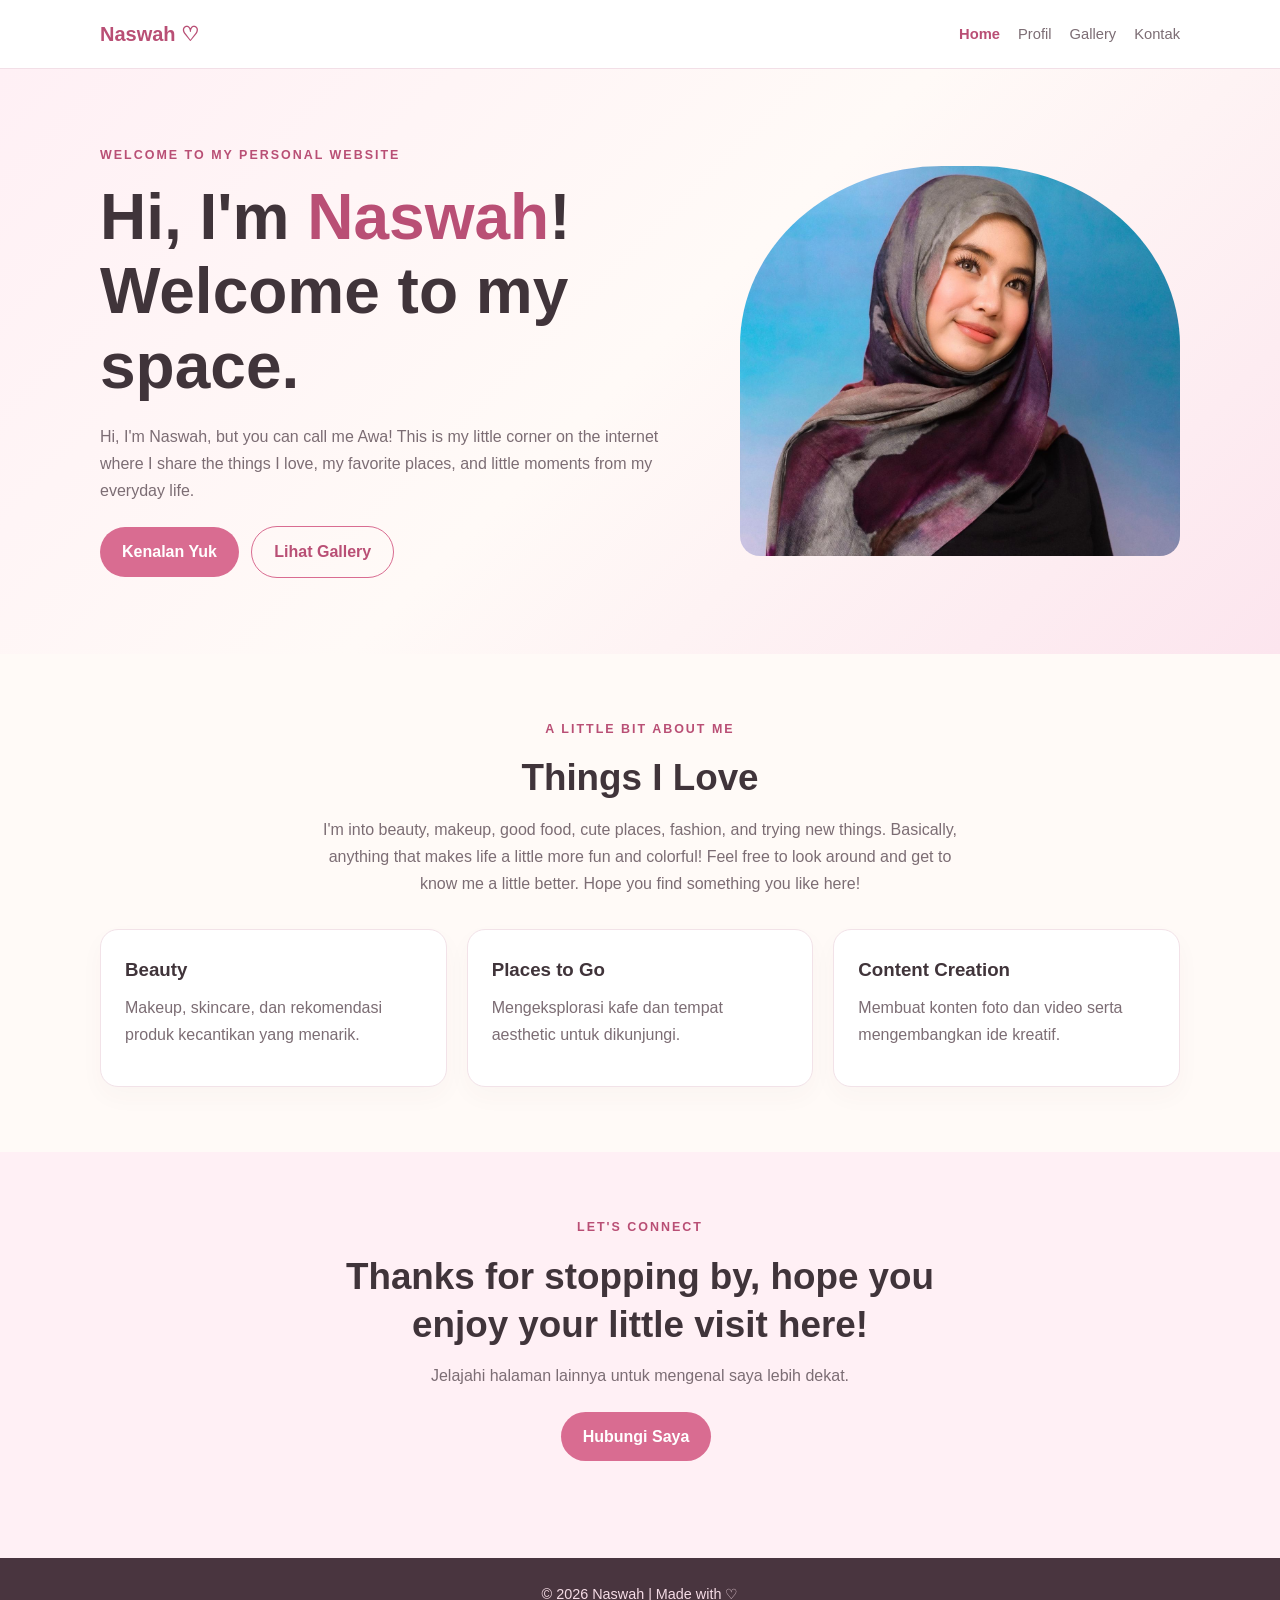
<file: index.html>
<!DOCTYPE html>
<html lang="id">
<head>
    <meta charset="UTF-8">
    <meta name="viewport" content="width=device-width, initial-scale=1.0">
    <title>Home | Naswah</title>
    <link rel="stylesheet" href="style.css">
</head>
<body>
    <header>
        <nav class="navbar container">
            <a class="logo" href="index.html">Naswah ♡</a>
            <ul class="nav-links">
                <li><a class="active" href="index.html">Home</a></li>
                <li><a href="profil.html">Profil</a></li>
                
                <li><a href="galery.html">Gallery</a></li>
                <li><a href="kontak.html">Kontak</a></li>
            </ul>
        </nav>
    </header>

    <main>
        <section class="hero">
            <div class="container hero-grid">
                <div class="hero-copy">
                    <p class="eyebrow">WELCOME TO MY PERSONAL WEBSITE</p>
                    <h1>Hi, I'm <span>Naswah</span>!<br>Welcome to my space.</h1>
                    <p>
                     Hi, I'm Naswah, but you can call me Awa!

This is my little corner on the internet where I share the things I love, my favorite places, and little moments from my everyday life.
                    </p>
                    <a class="button" href="profil.html">Kenalan Yuk</a>
                    <a class="button button-outline" href="galery.html">Lihat Gallery</a>
                </div>
                <div class="hero-photo">
                    <img src="fotoin.jpeg"
                         alt="Foto inspirasi personal">
                </div>
            </div>
        </section>

        <section class="section container">
            <div class="section-heading">
                <p class="eyebrow">A LITTLE BIT ABOUT ME</p>
                <h2>Things I Love</h2>
                <p> 
I'm into beauty, makeup, good food, cute places, fashion, and trying new things. Basically, anything that makes life a little more fun and colorful!

Feel free to look around and get to know me a little better. Hope you find something you like here!</p>
            </div>
            <div class="cards">
                <article class="card">
                    
                    <h3>Beauty</h3>
                    <p>Makeup, skincare, dan rekomendasi produk kecantikan yang menarik.</p>
                </article>
                <article class="card">
                
                    <h3>Places to Go</h3>
                    <p>Mengeksplorasi kafe dan tempat aesthetic untuk dikunjungi.</p>
                </article>
                <article class="card">
                    
                    <h3>Content Creation</h3>
                    <p>Membuat konten foto dan video serta mengembangkan ide kreatif.</p>
                </article>
            </div>
        </section>

        <section class="section section-soft">
            <div class="container section-heading">
                <p class="eyebrow">LET'S CONNECT</p>
                <h2>Thanks for stopping by, hope you enjoy your little visit here!</h2>
                <p>Jelajahi halaman lainnya untuk mengenal saya lebih dekat.</p>
                <a class="button" href="kontak.html">Hubungi Saya</a>
            </div>
        </section>
    </main>

    <footer><div class="container"><p>© 2026 Naswah | Made with ♡</p></div></footer>
</body>
</html>
</file>
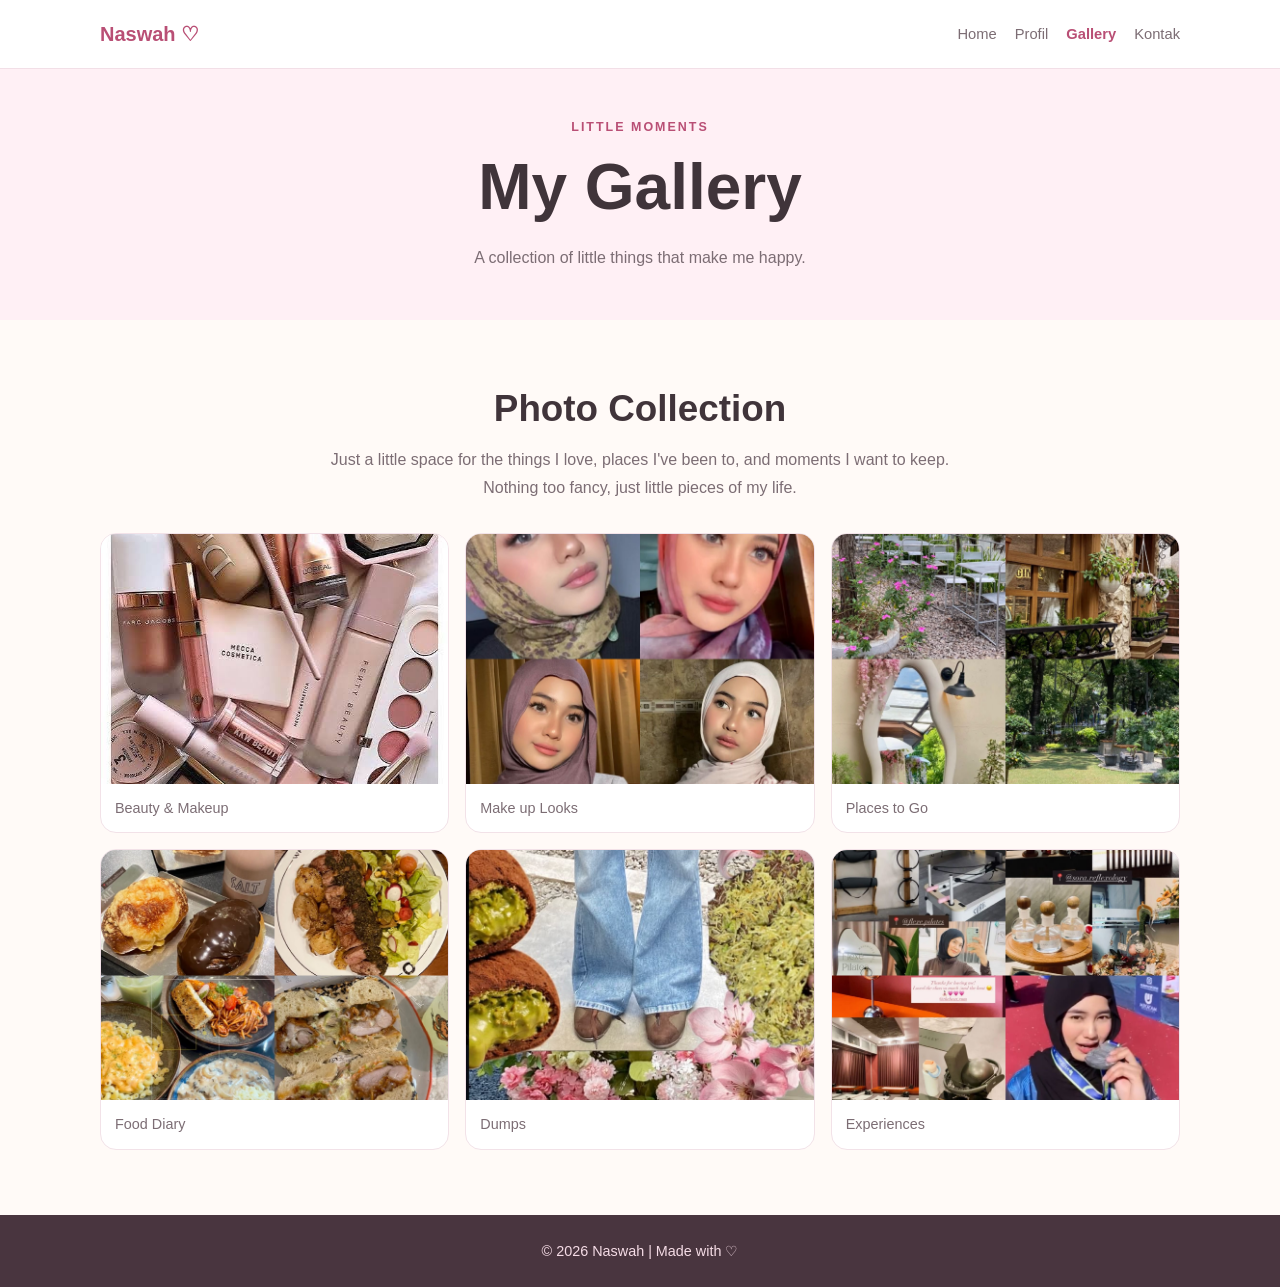
<file: galery.html>
<!DOCTYPE html>
<html lang="id">
<head>
    <meta charset="UTF-8">
    <meta name="viewport" content="width=device-width, initial-scale=1.0">
    <title>Gallery | Naswah</title>
    <link rel="stylesheet" href="style.css">
</head>
<body>
    <header>
        <nav class="navbar container">
            <a class="logo" href="index.html">Naswah ♡</a>
            <ul class="nav-links">
                <li><a href="index.html">Home</a></li>
                <li><a href="profil.html">Profil</a></li>
               
                <li><a class="active" href="galery.html">Gallery</a></li>
                <li><a href="kontak.html">Kontak</a></li>
            </ul>
        </nav>
    </header>

    <main>
        <section class="page-banner">
            <div class="container">
                <p class="eyebrow">LITTLE MOMENTS</p>
                <h1>My Gallery</h1>
                <p>A collection of little things that make me happy.</p>
            </div>
        </section>

        <section class="section container">
            <div class="section-heading">
                <h2>Photo Collection</h2>
                <p>Just a little space for the things I love, places I've been to, and moments I want to keep. Nothing too fancy, just little pieces of my life.</p>
            </div>
            <div class="gallery">
                <figure>
                    <img src="makeup.jpg">
                    <figcaption>Beauty & Makeup</figcaption>
                </figure>
                <figure>
                    <img src="makeuo.jpg">
                    <figcaption>Make up Looks</figcaption>
                </figure>
                <figure>
                    <img src="place.jpg">
                    <figcaption>Places to Go</figcaption>
                </figure>
                <figure>
                    <img src="food.jpg">
                    <figcaption>Food Diary</figcaption>
                </figure>
                <figure>
                    <img src="life.jpg">
                    <figcaption>Dumps</figcaption>
                </figure>
                <figure>
                    <img src="experience.jpg">
                    <figcaption>Experiences</figcaption>
                </figure>
            </div>
        </section>
    </main>

    <footer><div class="container"><p>© 2026 Naswah | Made with ♡</p></div></footer>
</body>
</html>
</file>
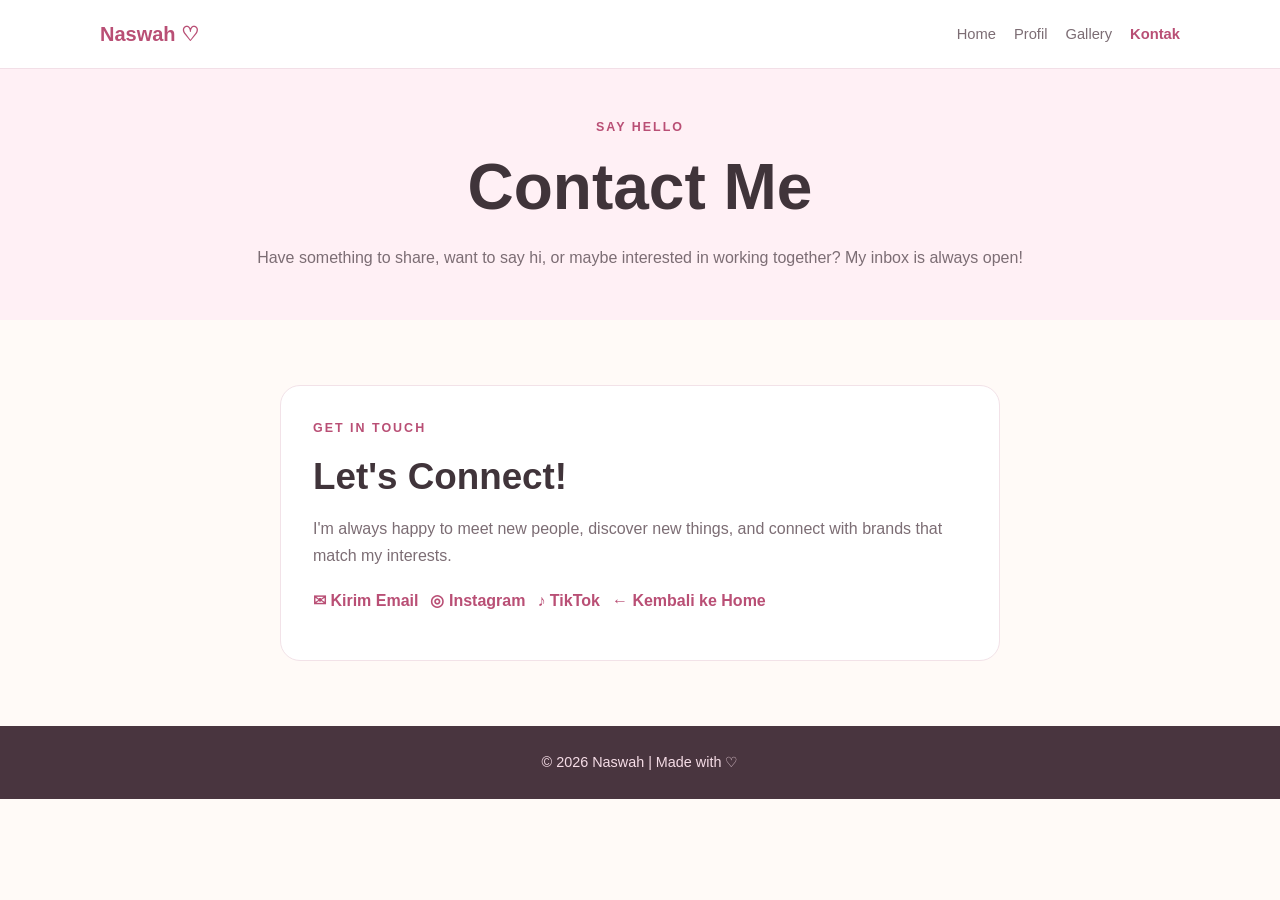
<file: kontak.html>
<!DOCTYPE html>
<html lang="id">
<head>
    <meta charset="UTF-8">
    <meta name="viewport" content="width=device-width, initial-scale=1.0">
    <title>Kontak | Naswah</title>
    <link rel="stylesheet" href="style.css">
</head>
<body>
    <header>
        <nav class="navbar container">
            <a class="logo" href="index.html">Naswah ♡</a>
            <ul class="nav-links">
                <li><a href="index.html">Home</a></li>
                <li><a href="profil.html">Profil</a></li>
               
                <li><a href="galery.html">Gallery</a></li>
                <li><a class="active" href="kontak.html">Kontak</a></li>
            </ul>
        </nav>
    </header>

    <main>
        <section class="page-banner">
            <div class="container">
                <p class="eyebrow">SAY HELLO</p>
                <h1>Contact Me</h1>
                <p>Have something to share, want to say hi, or maybe interested in working together? My inbox is always open!</p>
            </div>
        </section>

        <section class="section container">
            <div class="contact-box">
                <p class="eyebrow">GET IN TOUCH</p>
                <h2>Let's Connect!</h2>
                <p>
                

I'm always happy to meet new people, discover new things, and connect with brands that match my interests.
                </p>
                <div class="contact-links">
                    <a href="mailto:naswahadiyabd@gmail.com">✉ Kirim Email</a>
                    <a href="https://www.instagram.com/naswahady/"
                       target="_blank" rel="noopener noreferrer">◎ Instagram</a>
                    <a href="https://www.tiktok.com/@aw4dumps"
                       target="_blank" rel="noopener noreferrer">♪ TikTok</a>
                    <a href="index.html">← Kembali ke Home</a>
                </div>
                <p class="small-note">
                    
                </p>
            </div>
        </section>
    </main>

    <footer><div class="container"><p>© 2026 Naswah | Made with ♡</p></div></footer>
</body>
</html>
</file>
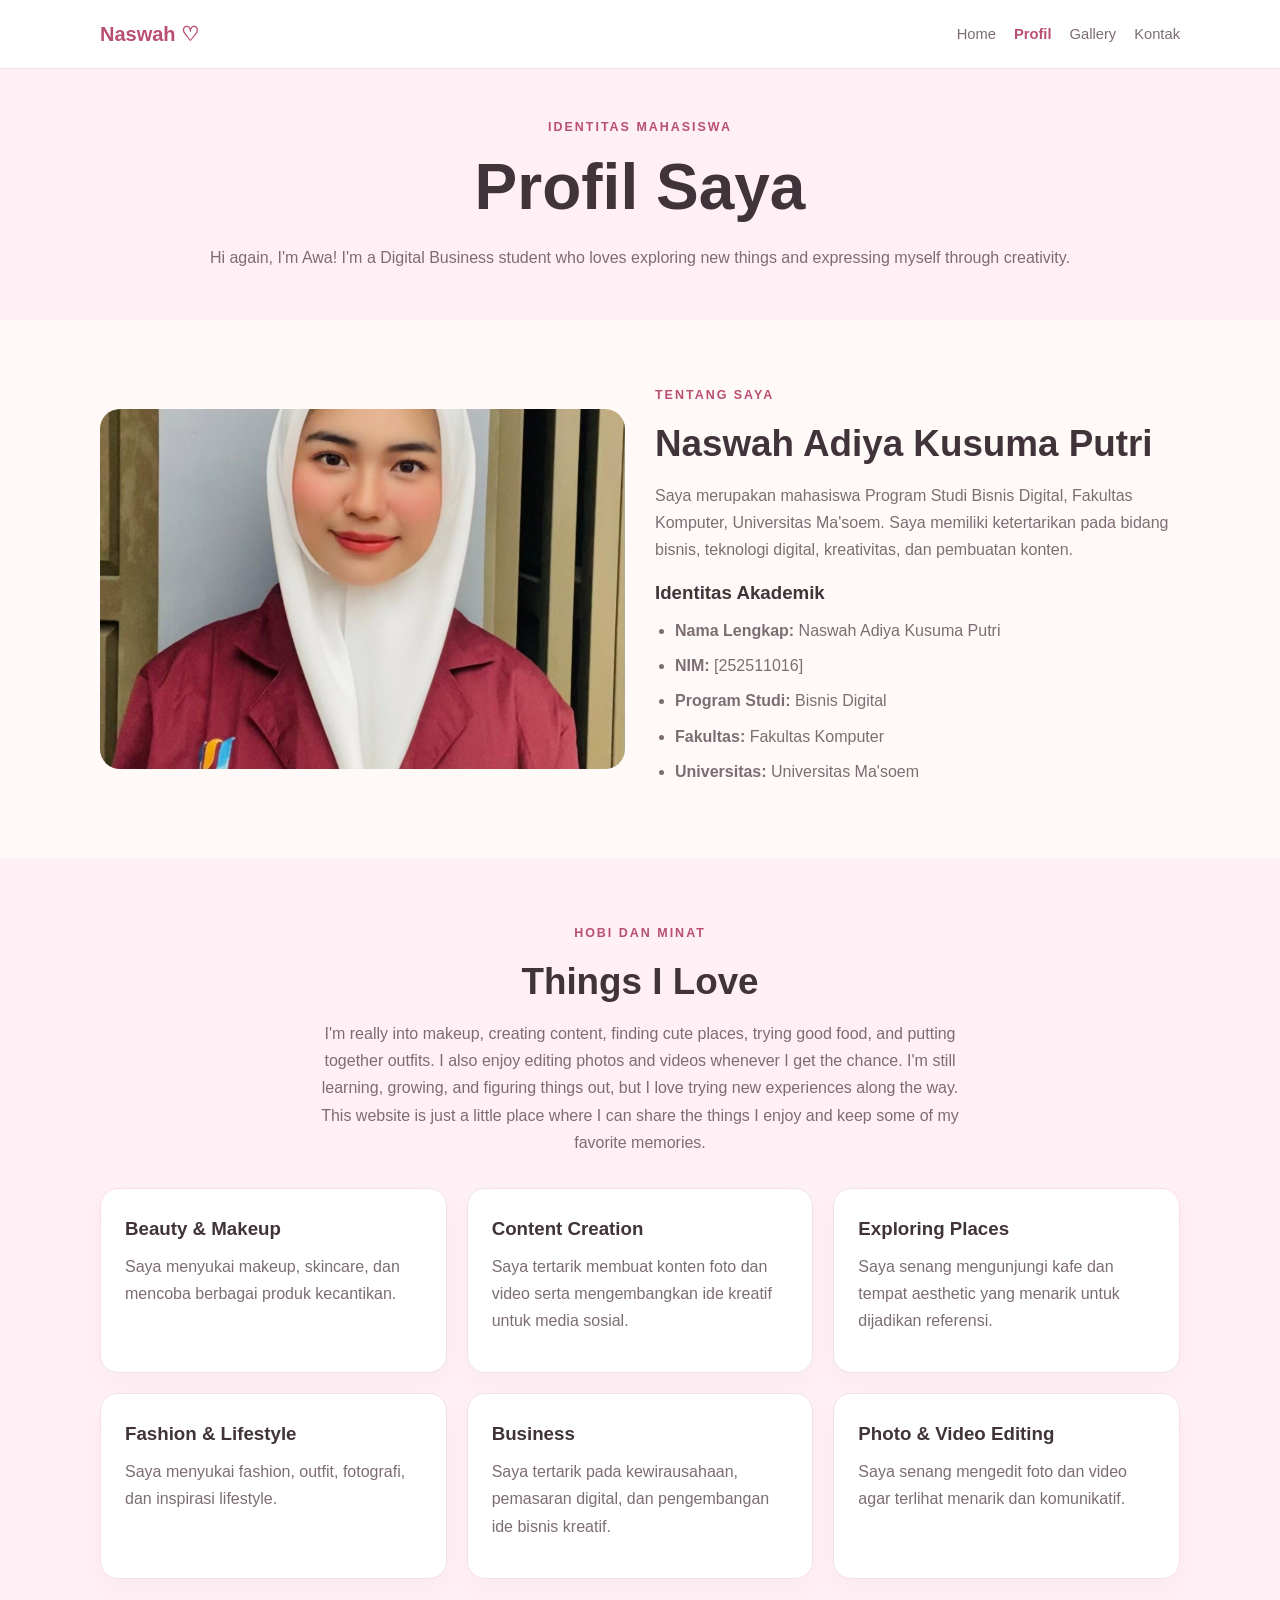
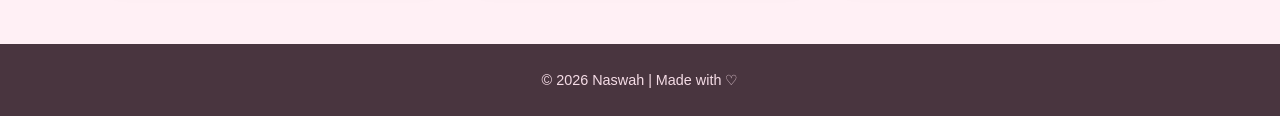
<file: profil.html>
<!DOCTYPE html>
<html lang="id">
<head>
    <meta charset="UTF-8">
    <meta name="viewport" content="width=device-width, initial-scale=1.0">
    <title>Profil | Naswah</title>
    <link rel="stylesheet" href="style.css">
</head>
<body>

    <header>
        <nav class="navbar container">
            <a class="logo" href="index.html">Naswah ♡</a>

            <ul class="nav-links">
                <li><a href="index.html">Home</a></li>
                <li><a class="active" href="profil.html">Profil</a></li>
               
                <li><a href="galery.html">Gallery</a></li>
                <li><a href="kontak.html">Kontak</a></li>
            </ul>
        </nav>
    </header>

    <main>
        <section class="page-banner">
            <div class="container">
                <p class="eyebrow">IDENTITAS MAHASISWA</p>
                <h1>Profil Saya</h1>
                <p>Hi again, I'm Awa! I'm a Digital Business student who loves exploring new things and expressing myself through creativity.</p>
            </div>
        </section>

        <section class="section container content-grid">
            <div class="photo-frame">
                <img
                    src="profil.jpeg"
    
                    alt="Foto ilustrasi profil">
            </div>

            <div>
                <p class="eyebrow">TENTANG SAYA</p>
                <h2>Naswah Adiya Kusuma Putri</h2>

                <p>
                    Saya merupakan mahasiswa Program Studi
                    Bisnis Digital, Fakultas Komputer,
                    Universitas Ma'soem. Saya memiliki ketertarikan
                    pada bidang bisnis, teknologi digital,
                    kreativitas, dan pembuatan konten.
                </p>

                <h3>Identitas Akademik</h3>

                <ul class="info-list">
                    <li>
                        <strong>Nama Lengkap:</strong>
                        Naswah Adiya Kusuma Putri
                    </li>
                    <li>
                        <strong>NIM:</strong>
                        [252511016]
                    </li>
                    <li>
                        <strong>Program Studi:</strong>
                        Bisnis Digital
                    </li>
                    <li>
                        <strong>Fakultas:</strong>
                        Fakultas Komputer
                    </li>
                    <li>
                        <strong>Universitas:</strong>
                        Universitas Ma'soem
                    </li>
                </ul>
            </div>
        </section>

        <section class="section section-soft">
            <div class="container">
                <div class="section-heading">
                    <p class="eyebrow">HOBI DAN MINAT</p>
                    <h2>Things I Love</h2>
                    <p>
                

I'm really into makeup, creating content, finding cute places, trying good food, and putting together outfits. I also enjoy editing photos and videos whenever I get the chance.

I'm still learning, growing, and figuring things out, but I love trying new experiences along the way. This website is just a little place where I can share the things I enjoy and keep some of my favorite memories.
                    </p>
                </div>

                <div class="cards">
                    <article class="card">
                        
                        <h3>Beauty & Makeup</h3>
                        <p>
                            Saya menyukai makeup, skincare,
                            dan mencoba berbagai produk kecantikan.
                        </p>
                    </article>

                    <article class="card">
                        
                        <h3>Content Creation</h3>
                        <p>
                            Saya tertarik membuat konten foto
                            dan video serta mengembangkan ide
                            kreatif untuk media sosial.
                        </p>
                    </article>

                    <article class="card">
                       
                        <h3>Exploring Places</h3>
                        <p>
                            Saya senang mengunjungi kafe dan
                            tempat aesthetic yang menarik
                            untuk dijadikan referensi.
                        </p>
                    </article>

                    <article class="card">
                       
                        <h3>Fashion & Lifestyle</h3>
                        <p>
                            Saya menyukai fashion, outfit,
                            fotografi, dan inspirasi lifestyle.
                        </p>
                    </article>

                    <article class="card">
                       
                        <h3>Business</h3>
                        <p>
                            Saya tertarik pada kewirausahaan,
                            pemasaran digital, dan pengembangan
                            ide bisnis kreatif.
                        </p>
                    </article>

                    <article class="card">
                       
                        <h3>Photo & Video Editing</h3>
                        <p>
                            Saya senang mengedit foto dan video
                            agar terlihat menarik dan komunikatif.
                        </p>
                    </article>
                </div>
            </div>
        </section>
    </main>

    <footer>
        <div class="container">
            <p>© 2026 Naswah | Made with ♡</p>
        </div>
    </footer>

</body>
</html>
</file>
<file: style.css>
/* 1. WARNA DAN PENGATURAN DASAR */
:root {
    --pink: #d96c91;
    --pink-dark: #b94f75;
    --pink-light: #fff0f5;
    --cream: #fffaf7;
    --text: #40343a;
    --muted: #7c6d74;
    --white: #ffffff;
}

* {
    box-sizing: border-box;
    margin: 0;
    padding: 0;
}

html { scroll-behavior: smooth; }

body {
    font-family: Arial, sans-serif;
    color: var(--text);
    background: var(--cream);
    line-height: 1.7;
}

a { color: inherit; text-decoration: none; }
img { max-width: 100%; display: block; }

.container {
    width: min(1080px, 90%);
    margin: auto;
}

/* 2. MENU NAVIGASI */
header {
    background: var(--white);
    border-bottom: 1px solid #f2dfe7;
    position: sticky;
    top: 0;
    z-index: 10;
}

.navbar {
    display: flex;
    align-items: center;
    justify-content: space-between;
    gap: 20px;
    padding: 17px 0;
}

.logo {
    font-size: 1.25rem;
    font-weight: bold;
    color: var(--pink-dark);
}

.nav-links {
    display: flex;
    flex-wrap: wrap;
    gap: 18px;
    list-style: none;
}

.nav-links a {
    font-size: 0.92rem;
    color: var(--muted);
    transition: 0.2s;
}

.nav-links a:hover,
.nav-links a.active {
    color: var(--pink-dark);
    font-weight: bold;
}

/* 3. HALAMAN HOME */
.hero {
    padding: 76px 0;
    background: linear-gradient(135deg, #fff0f5, #fffaf7, #fce5ee);
}

.hero-grid {
    display: grid;
    grid-template-columns: 1.15fr 0.85fr;
    align-items: center;
    gap: 45px;
}

.eyebrow {
    text-transform: uppercase;
    letter-spacing: 2px;
    font-size: 0.78rem;
    color: var(--pink-dark);
    font-weight: bold;
}

h1 {
    font-size: clamp(2.3rem, 5vw, 4rem);
    line-height: 1.16;
    margin: 12px 0 20px;
}

h1 span { color: var(--pink-dark); }

h2 {
    font-size: clamp(1.65rem, 3vw, 2.3rem);
    line-height: 1.3;
    margin-bottom: 14px;
}

h3 { margin-bottom: 8px; }

p {
    color: var(--muted);
    margin-bottom: 14px;
}

.hero-photo {
    min-height: 350px;
    border-radius: 46% 46% 20px 20px;
    background: #f4cfdd;
    overflow: hidden;
}

.hero-photo img {
    width: 100%;
    height: 390px;
    object-fit: cover;
}

/* 4. TOMBOL */
.button {
    display: inline-block;
    background: var(--pink);
    color: white;
    padding: 11px 22px;
    border-radius: 999px;
    font-weight: bold;
    margin: 8px 8px 0 0;
    transition: 0.2s;
}

.button:hover {
    background: var(--pink-dark);
    transform: translateY(-2px);
}

.button-outline {
    background: transparent;
    color: var(--pink-dark);
    border: 1px solid var(--pink);
}

.button-outline:hover { color: white; }

/* 5. SECTION DAN KARTU */
.section { padding: 65px 0; }
.section-soft { background: var(--pink-light); }

.section-heading {
    text-align: center;
    max-width: 650px;
    margin: 0 auto 32px;
}

.cards {
    display: grid;
    grid-template-columns: repeat(3, 1fr);
    gap: 20px;
}

.card {
    background: white;
    border: 1px solid #f2e2e8;
    padding: 24px;
    border-radius: 18px;
    box-shadow: 0 10px 25px #56334408;
}

.card .icon {
    font-size: 1.8rem;
    margin-bottom: 10px;
}

.about-cards { grid-template-columns: 1fr; }
.center { text-align: center; margin-top: 32px; }

/* 6. BANNER HALAMAN */
.page-banner {
    background: var(--pink-light);
    padding: 48px 0;
    text-align: center;
}

.page-banner p { margin-bottom: 0; }

/* 7. PROFIL DAN ABOUT */
.content-grid {
    display: grid;
    grid-template-columns: 1fr 1fr;
    gap: 30px;
    align-items: center;
}

.photo-frame {
    border-radius: 20px;
    overflow: hidden;
    background: #f5d7e2;
}

.photo-frame img {
    width: 100%;
    height: 360px;
    object-fit: cover;
}

.info-list {
    padding-left: 20px;
    color: var(--muted);
}

.info-list li { margin: 8px 0; }

/* 8. GALERI FOTO */
.gallery {
    display: grid;
    grid-template-columns: repeat(3, 1fr);
    gap: 16px;
}

.gallery figure {
    background: white;
    border-radius: 16px;
    overflow: hidden;
    border: 1px solid #f2e2e8;
}

.gallery img {
    width: 100%;
    height: 250px;
    object-fit: cover;
    transition: transform 0.3s;
}

.gallery figure:hover img { transform: scale(1.04); }

.gallery figcaption {
    padding: 12px 14px;
    color: var(--muted);
    font-size: 0.9rem;
}

/* 9. HALAMAN KONTAK */
.contact-box {
    max-width: 720px;
    margin: auto;
    background: white;
    padding: 32px;
    border-radius: 20px;
    border: 1px solid #f2e2e8;
}

.contact-links {
    display: flex;
    flex-wrap: wrap;
    gap: 12px;
    margin-top: 18px;
}

.contact-links a {
    color: var(--pink-dark);
    font-weight: bold;
}

.small-note { font-size: 0.85rem; }

/* 10. FOOTER */
footer {
    background: #49353f;
    color: white;
    padding: 24px 0;
    text-align: center;
}

footer p {
    color: #f5dce6;
    margin: 0;
    font-size: 0.9rem;
}

/* 11. TAMPILAN HP */
@media (max-width: 760px) {
    .navbar {
        align-items: flex-start;
        flex-direction: column;
    }

    .nav-links { gap: 12px; }
    .hero { padding: 48px 0; }

    .hero-grid,
    .content-grid {
        grid-template-columns: 1fr;
    }

    .hero-photo img { height: 320px; }

    .cards,
    .gallery {
        grid-template-columns: 1fr;
    }

    .gallery img { height: 280px; }
    .section { padding: 48px 0; }
}
</file>
